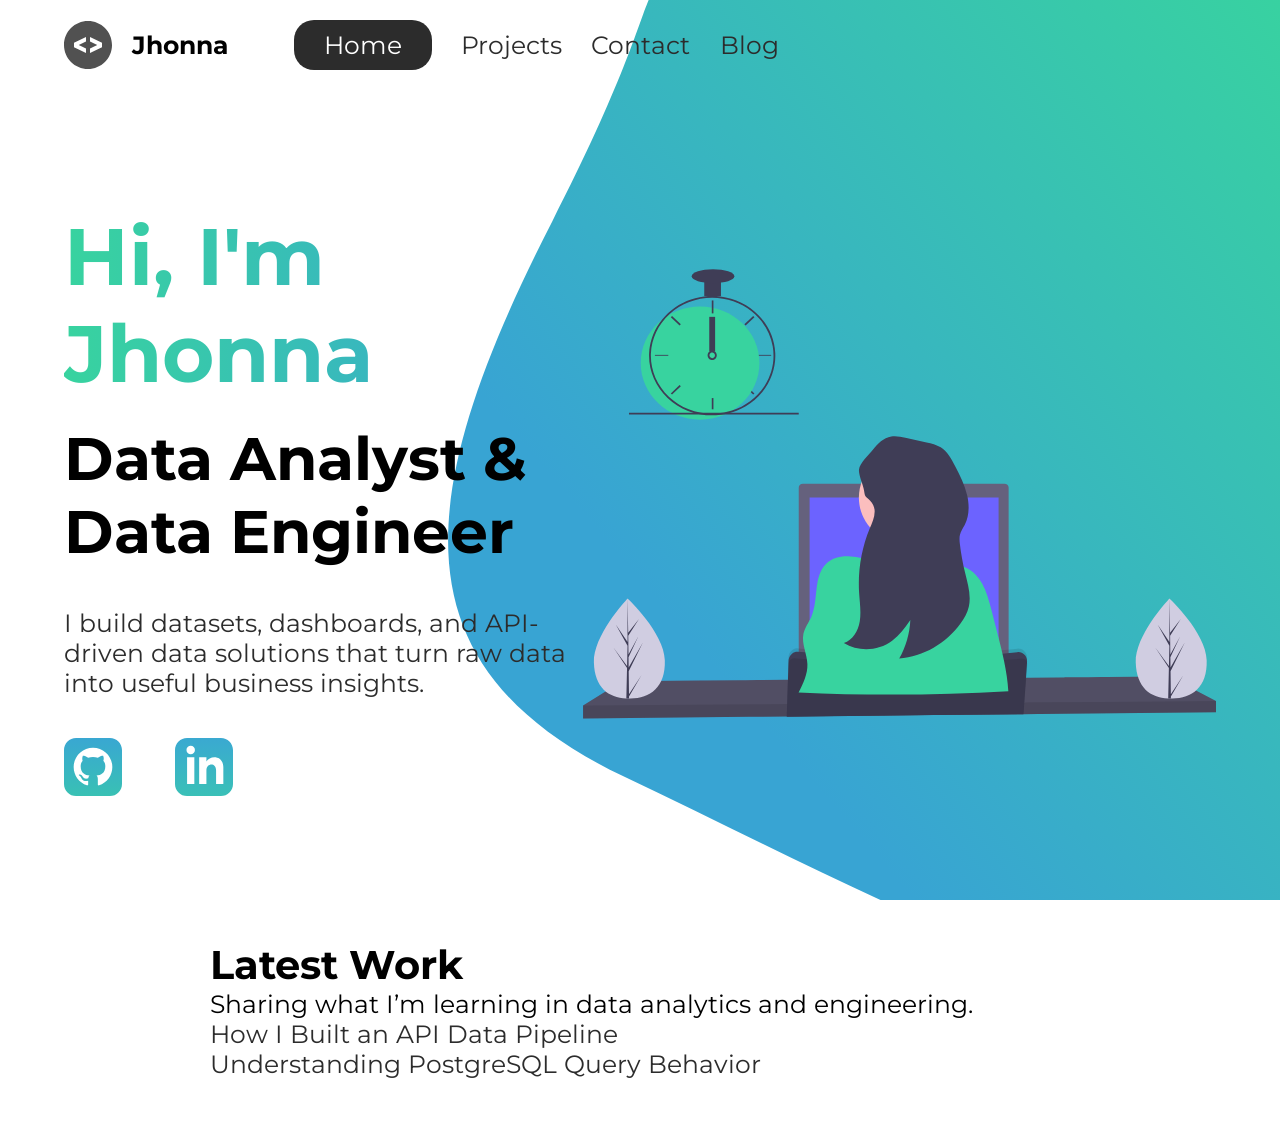
<file: index.html>
<!DOCTYPE html>
<html lang="en">
<head>
    <meta charset="UTF-8">
    <meta http-equiv="X-UA-Compatible" content="IE=edge">
    <meta name="viewport" content="width=device-width, initial-scale=1.0">
   <meta name="description" content="Jhonna Vhee Gedalanga is a Data Analyst and Data Engineer building datasets, dashboards, and API-driven data solutions.">
    <link rel="stylesheet" href="/styles/style.css">
    <title>Jhonna | Data Analyst & Data Engineer</title>
    <style>
        @import url('https://fonts.googleapis.com/css2?family=Montserrat:wght@400;500&display=swap');
        </style> 
</head>
<body>
    <header class="main-head">
        <nav>
            <div class="logo">
                <img src="icons/code.svg" alt="logo">
                <h1>Jhonna</h1>
            </div>
            <ul>
                <li><a  class="active" href="index.html">Home</a></li>
                <li><a href="projects/index.html">Projects</a></li>
                <li><a href="blog/index.html">Contact</a></li>
                <li><a href="contact/index.html">Blog</a></li>
            </ul>
        </nav>
    </header>
    <section class="intro">
        <div class="intro-text">
            <h2>Hi, I'm Jhonna</h2>
<h3>Data Analyst & <br> Data Engineer</h3>
<p>I build datasets, dashboards, and API-driven data solutions that turn raw data into useful business insights.</p>
            <div class="intro-social">
                <a href="https://github.com/jfontgd"><img src="/icons/github.svg" alt="github-social-link"></a>
                <a href="https://www.linkedin.com/in/jfontgd/"><img src="/icons/linked-in.svg" alt="linkedin-social-link"></a>
            </div>
        </div>
        <div class="intro-images"> 
            <svg width="633" height="458" viewBox="0 0 633 458" fill="none" xmlns="http://www.w3.org/2000/svg">
                <g id="jhonna" clip-path="url(#clip0)">
                <path id="Vector" d="M633.076 436.094V447.328L506.041 448.538L504.686 448.563L456.405 449.021L455.251 449.039L440.575 449.168H440.141L350.684 450.024L203.84 451.432H203.715L166.379 451.795L165.977 451.804L0.0760193 453.377V440.415L39.0845 416.218L117.352 415.544L119.025 415.536L119.577 415.527L121.249 415.501L158.828 415.181L160.508 415.173L161.044 415.164L162.716 415.155L174.766 415.052L175.083 415.043L204.81 414.784H205.053L437.013 412.762L442.691 412.718H443.26L447.591 412.675L479.074 412.407L480.746 412.381L482.293 412.364H483.096L492.888 412.286L494.828 412.26L497.428 412.243L505.581 412.165L518.517 412.053L520.19 412.036L523.099 412.019H523.643L586.115 411.465L633.076 436.094Z" fill="#65617D"/>
                <path id="Vector_2" opacity="0.2" d="M633.076 436.094V447.328L506.041 448.538L504.686 448.563L456.405 449.021L455.251 449.039L440.575 449.168H440.141L350.684 450.024L203.84 451.432H203.715L166.379 451.795L165.977 451.804L0.0760193 453.377V440.415L39.0845 416.218L117.352 415.544L119.025 415.536L119.577 415.527L121.249 415.501L158.828 415.181L160.508 415.173L161.044 415.164L162.716 415.155L174.766 415.052L175.083 415.043L204.81 414.784H205.053L437.013 412.762L442.691 412.718H443.26L447.591 412.675L479.074 412.407L480.746 412.381L482.293 412.364H483.096L492.888 412.286L494.828 412.26L497.428 412.243L505.581 412.165L518.517 412.053L520.19 412.036L523.099 412.019H523.643L586.115 411.465L633.076 436.094Z" fill="black"/>
                <path id="Vector_3" d="M425.623 222.548V389.396C425.611 390.415 425.183 391.39 424.429 392.119C423.675 392.848 422.653 393.276 421.573 393.315L219.947 398.374C218.84 398.374 217.777 397.962 216.989 397.229C216.202 396.496 215.752 395.499 215.738 394.455V222.548C215.752 221.513 216.194 220.524 216.971 219.792C217.747 219.06 218.796 218.643 219.894 218.63H421.468C422.566 218.643 423.615 219.06 424.391 219.792C425.168 220.524 425.61 221.513 425.623 222.548Z" fill="#65617D"/>
                <path id="Vector_4" d="M226.609 232.457H415.589V378.027L226.609 381.955V232.457Z" fill="#6C63FF"/>
                <path id="Vector_5" opacity="0.1" d="M633.076 436.094V447.328L506.041 448.538L504.686 448.563L456.405 449.021L455.251 449.039L440.575 449.168H440.141L350.684 450.024L203.84 451.432H203.715L166.379 451.795L165.977 451.804L0.0760193 453.377V440.415L169.414 439.265H169.815L204.091 439.023H204.25L440.96 437.407H441.203L441.345 437.399H441.738L445.743 437.373H446.964L509.252 436.941L512.931 436.923L513.751 436.915L633.076 436.094Z" fill="black"/>
                <path id="Vector_6" opacity="0.1" d="M444.045 393.413L443.961 394.649V394.735L443.819 396.723L442.707 412.718L441.361 431.989L440.976 437.416L440.14 449.03V449.177L350.667 450.041L203.839 451.683V452.409H203.722V451.683V451.441L204.099 439.032L204.818 414.784L205.437 394.226L205.495 392.178C205.532 390.941 205.812 389.726 206.318 388.605C206.824 387.485 207.546 386.483 208.44 385.66C209.334 384.838 210.38 384.212 211.516 383.822C212.651 383.431 213.852 383.284 215.044 383.389C218.991 383.735 224.117 384.158 230.246 384.608L232.755 384.798C268.151 387.338 333.567 390.622 399.576 386.526C400.964 386.448 402.361 386.362 403.757 386.258C413.992 385.593 424.219 384.737 434.345 383.666C435.625 383.527 436.919 383.68 438.136 384.114C439.352 384.548 440.462 385.253 441.387 386.178C442.312 387.103 443.029 388.227 443.488 389.469C443.947 390.712 444.137 392.043 444.045 393.37V393.413Z" fill="black"/>
                <path id="Vector_7" d="M203.814 452.409V451.683L350.667 450.033L440.14 449.168H440.391V449.021L441.227 437.407L441.586 432.222L442.958 412.684L444.037 397.216V396.835C444.086 396.123 444.056 395.406 443.945 394.701C443.949 394.672 443.949 394.643 443.945 394.615C443.715 393.156 443.14 391.779 442.272 390.605C441.351 389.385 440.145 388.427 438.767 387.822C437.389 387.217 435.884 386.985 434.395 387.148C424.269 388.22 414.042 389.075 403.807 389.741C402.411 389.844 401.014 389.931 399.626 390.009C333.617 394.061 268.201 390.778 232.805 388.28L230.297 388.09C224.167 387.641 219.041 387.226 215.095 386.872C212.923 386.682 210.761 387.331 209.026 388.692C207.29 390.053 206.104 392.031 205.696 394.243C205.611 394.711 205.561 395.185 205.545 395.66L204.977 414.81L204.199 439.066L203.831 451.476V451.718V452.443L203.814 452.409Z" fill="#3F3D56"/>
                <path id="Vector_8" opacity="0.1" d="M444.296 399.471L443.267 412.718L441.737 432.464L441.352 437.407L440.516 448.477L440.466 449.03V449.177L440.341 450.456L440.433 449.177H440.19L350.717 450.041L203.839 451.683V451.441L204.249 439.032L205.085 414.784L205.62 398.667C205.647 397.751 205.895 396.855 206.342 396.063C206.789 395.27 207.42 394.606 208.179 394.131C209.126 393.531 210.233 393.258 211.34 393.353C213.096 393.5 215.253 393.673 217.77 393.863C221.859 394.174 226.902 394.537 232.772 394.917C243.642 395.626 257.281 396.386 272.909 397.008C316.391 398.737 375.092 399.315 430.85 394.269C433.358 394.044 435.951 393.794 438.484 393.543C439.487 393.44 440.498 393.638 441.394 394.113C441.648 394.244 441.889 394.4 442.113 394.58C442.841 395.125 443.418 395.858 443.786 396.706C443.871 396.874 443.941 397.051 443.995 397.233C444.246 397.949 444.348 398.711 444.296 399.471Z" fill="black"/>
                <g id="me">
                <path id="Vector_9" d="M318.808 276.943C342.513 276.943 361.73 257.084 361.73 232.586C361.73 208.089 342.513 188.229 318.808 188.229C295.103 188.229 275.886 208.089 275.886 232.586C275.886 257.084 295.103 276.943 318.808 276.943Z" fill="#FBBEBE"/>
                <path id="Vector_10" d="M361.738 300.863C361.738 300.863 278.537 311.233 286.481 300.863C289.357 297.112 290.152 285.999 289.993 273.34C289.942 269.494 289.809 265.51 289.616 261.544C288.697 242.533 286.481 223.953 286.481 223.953C286.481 223.953 359.23 188.523 350.868 216.608C347.523 227.954 348.618 243.889 351.16 258.848C351.905 263.212 352.766 267.489 353.669 271.551C355.873 281.457 358.566 291.241 361.738 300.863Z" fill="#FBBEBE"/>
                <path id="Vector_11" d="M334.587 297.346C344.211 295.505 354.405 292.161 363.461 296.015C365.844 297.026 368.035 298.504 370.476 299.35C372.918 300.197 375.594 300.405 378.136 301.001C387.067 303.092 394.308 310.118 398.957 318.284C403.606 326.45 406.015 335.688 408.373 344.831L414.143 367.152C419.16 386.552 424.177 406.116 425.339 426.173C355.489 430.305 285.479 430.718 215.588 427.409C220.137 418.474 224.786 408.994 224.401 398.892C224.017 388.79 218.389 378.826 220.421 368.871C221.717 362.529 225.915 357.3 228.482 351.398C235.799 334.53 230.104 311.829 242.965 298.988C248.751 293.215 257.18 291.029 265.233 291.305C275.501 291.66 286.012 294.969 296.172 296.585C309.183 298.625 321.475 299.834 334.587 297.346Z" fill="#38D39F"/>
                <path id="Vector_12" d="M291.657 246.179C291.724 252.228 289.014 257.932 286.715 263.523C278.342 283.889 274.716 306.003 276.128 328.084C276.739 337.589 278.286 347.095 276.739 356.514C275.192 365.933 269.69 375.327 260.851 378.031C275.51 387.062 295.353 386.111 309.15 375.733C316.5 370.202 321.977 362.485 327.337 354.898C326.7 368.528 322.882 381.795 316.207 393.569C328.272 392.465 339.978 388.755 350.567 382.678C361.156 376.601 370.391 368.294 377.676 358.294C381.28 353.274 384.416 347.76 385.804 341.677C388.388 330.443 384.784 318.768 382.033 307.543C379.734 298.159 378.01 288.634 376.873 279.026C376.514 275.949 376.221 272.786 376.957 269.779C377.793 266.262 380.026 263.289 381.673 260.083C386.356 250.975 386.465 239.949 384.065 229.942C381.665 219.935 376.965 210.706 372.308 201.589C368.578 194.278 364.531 186.631 357.708 182.336C353.443 179.657 348.51 178.542 343.593 177.462L322.378 172.77C317.738 171.741 312.963 170.713 308.272 171.465C300.353 172.744 294.776 178.655 289.876 184.721C286.037 189.439 276.655 198.297 275.995 204.475C275.393 210.17 280.259 219.71 281.087 225.716C282.174 233.494 282.943 230.901 287.191 235.671C289.876 238.627 291.606 242.04 291.657 246.179Z" fill="#3F3D56"/>
                </g>
                <path id="Vector 25" d="M161.386 59.3024L162.64 60.4906L171.42 52.1731L170.166 50.9849L161.386 59.3024Z" fill="#3F3D56"/>
                <path id="Vector 26" d="M174.765 89.8717V90.7359H188.144V89.8717H174.765Z" fill="#3F3D56"/>
                <path id="Vector 27" d="M162.64 120.117L161.386 121.305L170.166 129.623L171.42 128.435L162.64 120.117Z" fill="#3F3D56"/>
                <g id="Clock">
                <path id="Vector 19" d="M117.067 154.683C149.856 154.683 176.437 129.342 176.437 98.0813C176.437 66.8212 149.856 41.4792 117.067 41.4792C84.2783 41.4792 57.6975 66.8212 57.6975 98.0813C57.6975 129.342 84.2783 154.683 117.067 154.683Z" fill="#38D39F"/>
                <path id="Vector 20" d="M137.309 31.595C131.919 30.9476 126.464 30.9476 121.075 31.595C109.068 33.084 97.7646 37.795 88.5071 45.1689C79.2496 52.5429 72.4261 62.2704 68.8464 73.1972C67.2183 78.1764 66.2963 83.3384 66.1045 88.5464C66.0775 89.2706 66.0594 90.0033 66.0594 90.736C66.0762 106.544 72.7331 121.702 84.569 132.88C96.4051 144.059 112.453 150.346 129.192 150.362C130.536 150.362 131.88 150.319 133.205 150.243C136.317 150.058 139.411 149.654 142.459 149.033C157.015 146.077 169.997 138.357 179.112 127.238C188.226 116.119 192.887 102.315 192.271 88.2651C191.654 74.2147 185.801 60.8225 175.744 50.4531C165.687 40.0837 152.074 33.4044 137.309 31.595ZM148.952 145.575H148.943C143.859 147.213 138.567 148.207 133.205 148.531C131.88 148.616 130.536 148.658 129.192 148.658C112.933 148.64 97.345 142.531 85.848 131.673C74.3509 120.814 67.8831 106.092 67.8632 90.736C67.8632 90.0033 67.8813 89.2706 67.9083 88.5464C68.5283 73.5812 75.2537 59.4222 86.6766 49.0337C98.0995 38.6454 113.334 32.8329 129.192 32.813C143.722 32.8138 157.779 37.6863 168.86 46.5624C179.941 55.4386 187.325 67.7418 189.698 81.2807C192.07 94.8188 189.277 108.713 181.815 120.488C174.353 132.262 162.707 141.153 148.952 145.575Z" fill="#3F3D56"/>
                <path id="Vector 21" d="M130.447 35.4302H128.774V48.3925H130.447V35.4302Z" fill="#3F3D56"/>
                <path id="Vector 22" d="M89.0549 50.9849L87.8005 52.1731L96.5806 60.4906L97.8349 59.3023L89.0549 50.9849Z" fill="#3F3D56"/>
                <path id="Vector 23" d="M71.9128 89.8717V90.7359H85.292V89.8717H71.9128Z" fill="#3F3D56"/>
                <path id="Vector 24" d="M87.8005 128.434L89.0548 129.623L97.8349 121.305L96.5806 120.117L87.8005 128.434Z" fill="#3F3D56"/>
                <path id="Vector 28" d="M130.447 133.079H128.774V144.313H130.447V133.079Z" fill="#3F3D56"/>
                <path id="Vector 29" d="M131.951 86.5014C131.156 85.8846 130.188 85.5509 129.192 85.5509C128.198 85.5509 127.229 85.8846 126.434 86.5014C125.888 86.9291 125.44 87.4739 125.118 88.0986C124.711 88.9019 124.535 89.8097 124.61 90.7142C124.686 91.618 125.01 92.4806 125.546 93.2002C126.081 93.9197 126.804 94.4661 127.63 94.7744C128.456 95.082 129.35 95.1397 130.206 94.9397C131.063 94.7397 131.846 94.2905 132.463 93.6445C133.081 92.9993 133.506 92.1849 133.69 91.297C133.873 90.4098 133.807 89.4863 133.499 88.637C133.191 87.787 132.655 87.0462 131.952 86.5014H131.951ZM129.192 93.1551C128.461 93.1527 127.761 92.8515 127.244 92.3177C126.727 91.7832 126.436 91.0589 126.434 90.3038C126.437 89.7266 126.606 89.1644 126.921 88.6877C127.19 88.2844 127.556 87.9594 127.982 87.7451C128.409 87.5301 128.882 87.4328 129.355 87.4629C129.828 87.4921 130.287 87.6471 130.685 87.9136C131.083 88.1792 131.409 88.5469 131.629 88.981C131.85 89.4151 131.958 89.9006 131.945 90.39C131.931 90.8803 131.795 91.3578 131.55 91.7777C131.304 92.1976 130.959 92.5447 130.546 92.7858C130.133 93.027 129.667 93.1543 129.192 93.1551Z" fill="#3F3D56"/>
                <path id="Vector 30" d="M137.972 15.5547H121.248V31.1094H137.972V15.5547Z" fill="#3F3D56" />
                <path id="Vector 31" d="M130.029 18.1472C141.805 18.1472 151.351 15.052 151.351 11.234C151.351 7.4159 141.805 4.32076 130.029 4.32076C118.252 4.32076 108.705 7.4159 108.705 11.234C108.705 15.052 118.252 18.1472 130.029 18.1472Z" fill="#3F3D56"/>
                <path id="clock-arrow" d="M132.119 51.8491H126.266V86.4151H132.119V51.8491Z" fill="#3F3D56"/>
                <path id="Vector 32" d="M215.738 147.77H45.9908V149.498H215.738V147.77Z" fill="#3F3D56"/>
                </g>
                <g id="plant-left">
                <path id="Vector 33" d="M81.8302 395.221C82.6103 422.831 66.9994 432.949 47.409 433.54C46.9541 433.554 46.5009 433.563 46.0502 433.565C45.1421 433.573 44.2424 433.558 43.351 433.519C25.6337 432.759 11.6092 423.039 10.8836 397.363C10.1327 370.79 42.0473 336.264 44.4422 333.711L44.4464 333.708C44.5375 333.611 44.5844 333.562 44.5844 333.562C44.5844 333.562 81.05 367.614 81.8302 395.221Z" fill="#D0CDE1"/>
                <path id="Vector 34" d="M45.9992 429.356L58.4435 410.231L46.0243 431.414L46.0502 433.565C45.1421 433.573 44.2424 433.558 43.351 433.519L43.9681 405.855L43.9514 405.642L43.9739 405.601L44.0333 402.987L30.4052 382.539L44.0174 401.031L44.0659 401.583L44.5317 380.683L32.7607 359.482L44.5651 377.011L44.4422 333.711V333.567L44.4464 333.708L45.2274 367.835L55.9558 353.973L45.2625 370.774L45.4966 389.469L55.3688 371.224L45.5334 392.218L45.6639 402.613L60.0205 377.198L45.7074 406.24L45.9992 429.356Z" fill="#3F3D56"/>
                </g>
                <g id="plant-right">
                <path id="Vector 35" d="M623.685 395.221C624.465 422.831 608.854 432.949 589.264 433.54C588.809 433.554 588.356 433.563 587.905 433.565C586.997 433.573 586.097 433.558 585.206 433.519C567.488 432.759 553.464 423.039 552.738 397.363C551.987 370.79 583.902 336.264 586.297 333.711L586.301 333.708C586.392 333.611 586.439 333.562 586.439 333.562C586.439 333.562 622.905 367.614 623.685 395.221Z" fill="#D0CDE1"/>
                <path id="Vector 36" d="M587.854 429.356L600.298 410.231L587.879 431.414L587.905 433.565C586.997 433.573 586.097 433.558 585.206 433.519L585.823 405.855L585.806 405.642L585.829 405.601L585.888 402.987L572.26 382.539L585.872 401.031L585.921 401.583L586.386 380.683L574.615 359.482L586.42 377.011L586.297 333.711V333.567L586.301 333.708L587.082 367.835L597.81 353.973L587.118 370.774L587.351 389.469L597.223 371.224L587.388 392.218L587.519 402.613L601.875 377.198L587.562 406.24L587.854 429.356Z" fill="#3F3D56"/>
                </g>
                </g>
                <defs>
                <clipPath id="clip0">
                <rect width="633" height="458" fill="white"/>
                </clipPath>
                </defs>
                </svg>
                         
          <img class="splash" src="/img/splash.svg" alt="" srcset="">
        </div>
    </section> 
    
    <section style="max-width: 900px; margin: auto; padding: 40px 20px;">
  
        <h2>Latest Work</h2>
          <p>Sharing what I’m learning in data analytics and engineering.</p>

        <ul>
          <li><a href="#">How I Built an API Data Pipeline</a></li>
          <li><a href="#">Understanding PostgreSQL Query Behavior</a></li>
        </ul>
        <br>

    </section>
</body>
</html>
</file>
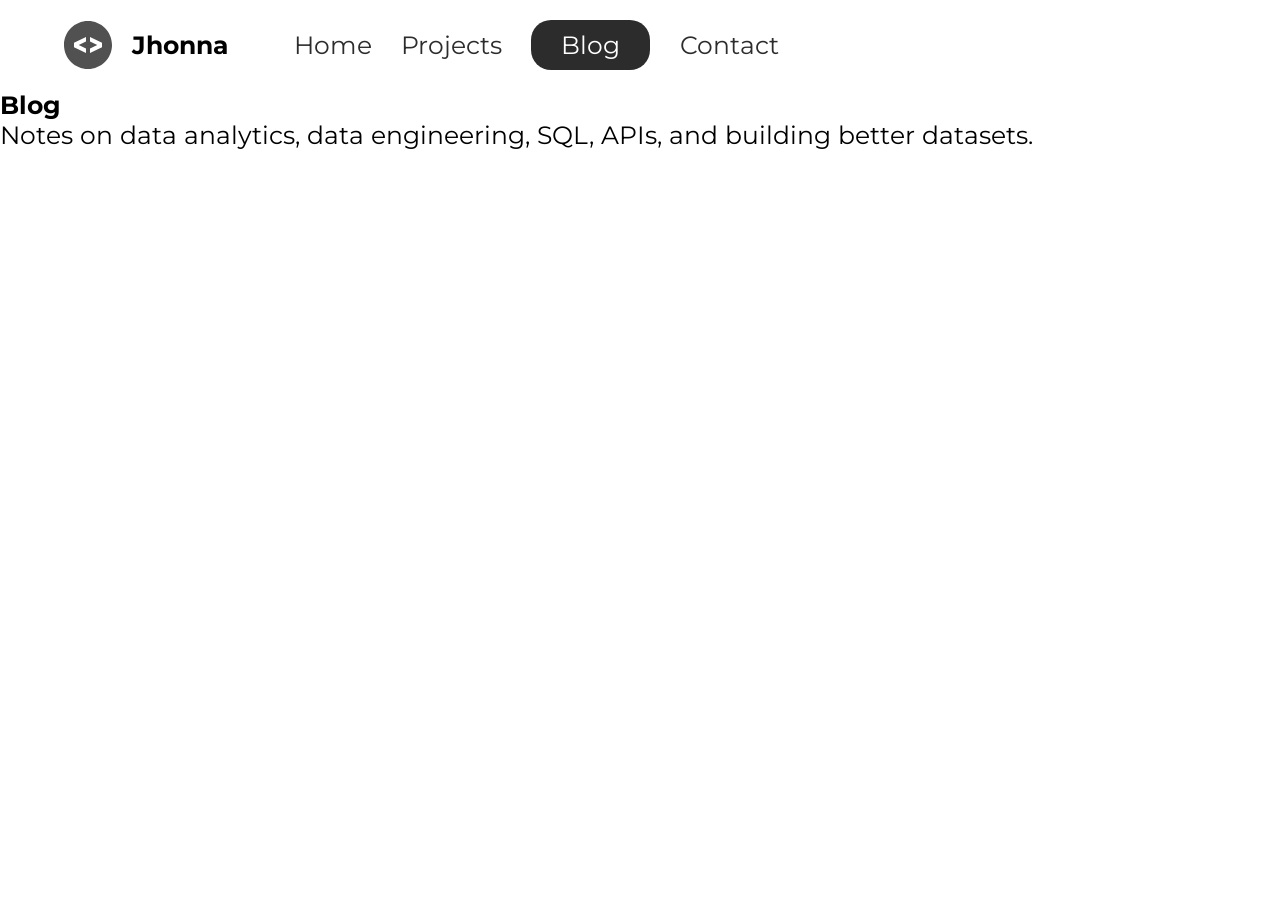
<file: blog/index.html>
<!DOCTYPE html>
<html lang="en">
<head>
    <meta charset="UTF-8">
    <meta http-equiv="X-UA-Compatible" content="IE=edge">
    <meta name="viewport" content="width=device-width, initial-scale=1.0">
   <meta name="description" content="Jhonna Vhee Gedalanga is a Data Analyst and Data Engineer building datasets, dashboards, and API-driven data solutions.">
    <link rel="stylesheet" href="/styles/style.css">

        <style>
        @import url('https://fonts.googleapis.com/css2?family=Montserrat:wght@400;500&display=swap');
        </style> 
        <title>Blog | Jhonna</title>
</head>
<body>
    <header class="main-head">
        <nav>
            <div class="logo">
                <img src="/icons/code.svg" alt="logo">
                <h1>Jhonna</h1>
            </div>
            <ul>
                <li><a href="/index.html">Home</a></li>
                <li><a href="/projects/index.html">Projects</a></li>
                <li><a class="active" href="blog/index.html">Blog</a></li>
                <li><a href="/contact/index.html">Contact</a></li>
        
            </ul>
        </nav>
    </header>
    <body>

    <sec class="projects">
        <h1>Blog</h1>
        <p>Notes on data analytics, data engineering, SQL, APIs, and building better datasets.</p>
     </sec>
</body>
</html>
</file>
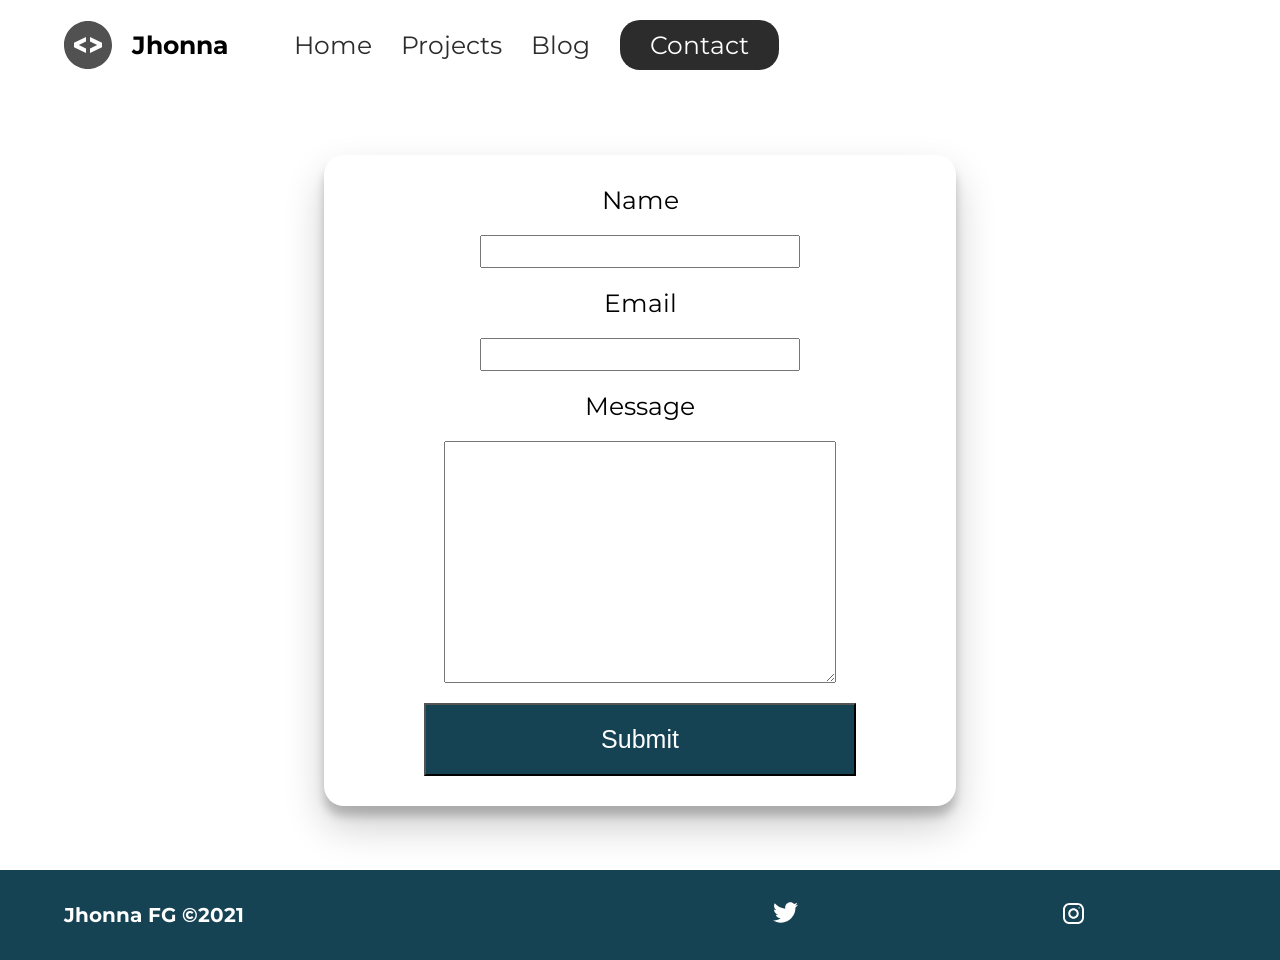
<file: contact/index.html>
<!DOCTYPE html>
<html lang="en">
<head>
    <meta charset="UTF-8">
    <meta http-equiv="X-UA-Compatible" content="IE=edge">
    <meta name="viewport" content="width=device-width, initial-scale=1.0">
   <meta name="description" content="Jhonna Vhee Gedalanga is a Data Analyst and Data Engineer building datasets, dashboards, and API-driven data solutions.">
    <link rel="stylesheet" href="/styles/style.css">
    <title>Jhonna | Data Analyst & Data Engineer</title>
    <style>
        @import url('https://fonts.googleapis.com/css2?family=Montserrat:wght@400;500&display=swap');
        </style> 
        <title>Contact | Jhonna</title>
</head>
<body>
    <header class="main-head">
        <nav>
            <div class="logo">
                <img src="/icons/code.svg" alt="logo">
                <h1>Jhonna</h1>
            </div>
              <ul>
                <li><a href="/index.html">Home</a></li>
                <li><a href="/projects/index.html">Projects</a></li>
                <li><a href="/blog/index.html">Blog</a></li>
                <li><a class="active"  href="contact/index.html">Contact</a></li>
    
              </ul>
        </nav>
    </header>
    <sec class="form">
        <form>
            <label for="name">Name</label>
            <input type="text" name="name" id="name" required>
            <label for="email">Email</label>
            <input type="text" name="email" id="email" required>
            <label for="message">Message</label>
            <textarea name="message" id="message" cols="30" rows="10"></textarea>
            <button type="submit">Submit</button>            
        </form>
    </sec>
    <footer>
        <h4>Jhonna FG &copy;2021</h4>
        <ul>
            <li>
            <a href="https://twitter.com/grumpsofty">
                <img src="/icons/twitter 1.svg" alt="twitter-social">
            </a></li>
            <li>
            <a href="https://www.instagram.com/jhonnafontgd/">
                <img src="/icons/instagram 1.svg" alt="instagram-social">
            </a></li>
        </ul>
    </footer>
</body>
</html>
</file>
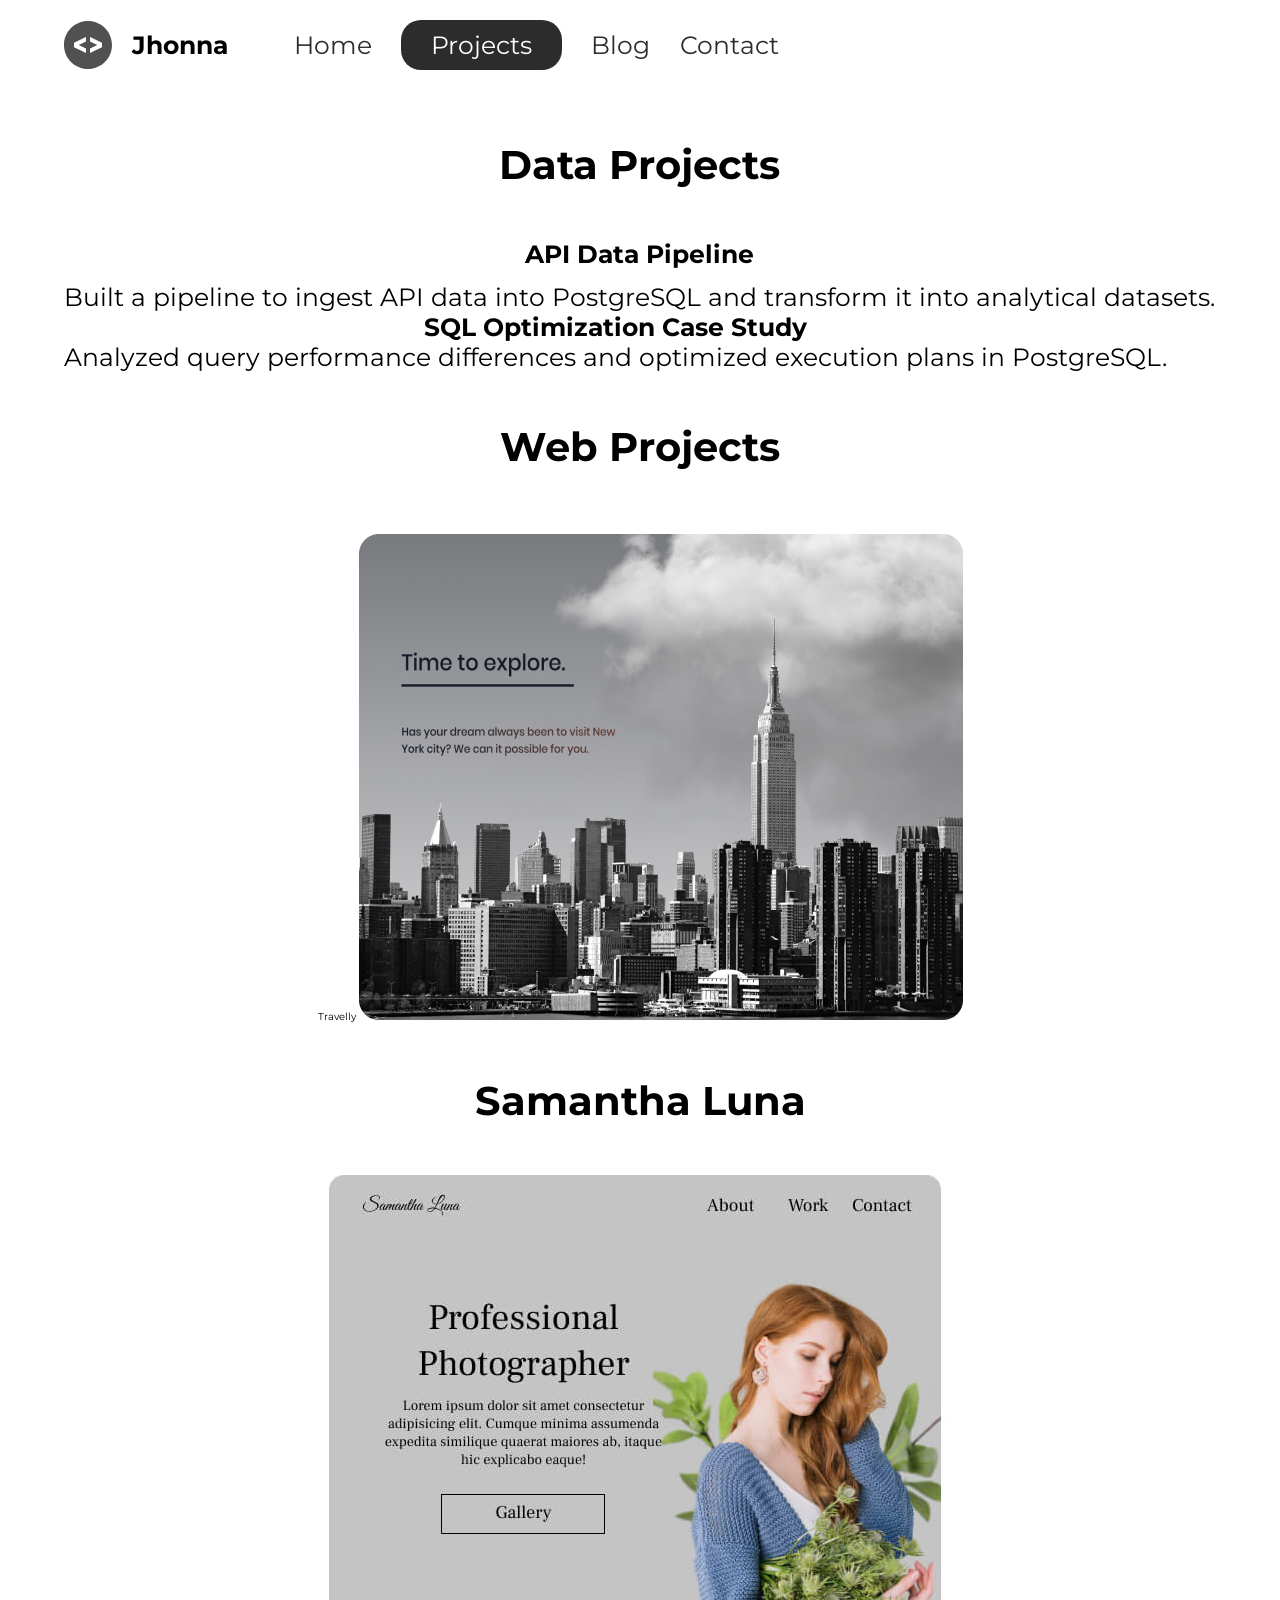
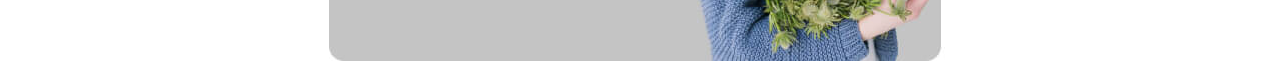
<file: projects/index.html>
<!DOCTYPE html>
<html lang="en">
<head>
    <meta charset="UTF-8">
    <meta http-equiv="X-UA-Compatible" content="IE=edge">
    <meta name="viewport" content="width=device-width, initial-scale=1.0">
   <meta name="description" content="Jhonna Vhee Gedalanga is a Data Analyst and Data Engineer building datasets, dashboards, and API-driven data solutions.">
    <link rel="stylesheet" href="/styles/style.css">
    <style>
        @import url('https://fonts.googleapis.com/css2?family=Montserrat:wght@400;500&display=swap');
        </style> 
        <title>Projects | Jhonna</title>
</head>
<body>
    <header class="main-head">
        <nav>
            <div class="logo">
                <img src="/icons/code.svg" alt="logo">
                <h1>Jhonna</h1>
            </div>
              <ul>
                <li><a href="/index.html">Home</a></li>
                <li><a class="active" href="projects/index.html">Projects</a></li>
                <li><a href="/blog/index.html">Blog</a></li>
                <li><a href="/contact/index.html">Contact</a></li>
              </ul>
        </nav>
    </header>
    <section class="project">
     
        <div>
            <h2>Data Projects</h2>
            <h3>API Data Pipeline</h3>
            <br>
            <p>Built a pipeline to ingest API data into PostgreSQL and transform it into analytical datasets.</p>
            </div>

            <div>
            <h3>SQL Optimization Case Study</h3>
            <p>Analyzed query performance differences and optimized execution plans in PostgreSQL.</p>
        </div>

     
        <div class="travelly">
            <h2>Web Projects</h2>
            <br
            <h2>Travelly</h2>
                <a href="https://travellyproject.netlify.app"><img class="travelly-pic" src="/img/travelly.jpg" alt="travelly-project"></a>
        </div>
        <div class="samantha-luna">
            <h2>Samantha Luna</h2>
                <a href="https://samanthaluna.netlify.app"><img class="sam-pic" src="/img/sam1.jpg" alt="samanthaluna-project"></a>
            
        </div>
    </section>
</body>
</html>
</file>
<file: styles/style.css>
* {
  margin: 0;
  padding: 0;
  -webkit-box-sizing: border-box;
          box-sizing: border-box;
}

html {
  font-size: 62.5%;
}

h1 {
  font-size: 2.5rem;
}

li,
button,
label,
input,
a,
p {
  font-size: 2.5rem;
}

h2 {
  font-size: 4rem;
}

h3 {
  font-size: 2.5rem;
}

h4,
h5 {
  font-size: 2rem;
}

ul {
  list-style: none;
}

a {
  text-decoration: none;
  color: #2c2c2c;
}

li {
  cursor: pointer;
}

body {
  font-family: 'Montserrat', sans-serif;
}

.main-head {
  width: 95%;
  margin: 0 0 0 auto;
}

nav {
  display: -webkit-box;
  display: -ms-flexbox;
  display: flex;
  -webkit-box-pack: justify;
      -ms-flex-pack: justify;
          justify-content: space-between;
  -webkit-box-align: center;
      -ms-flex-align: center;
          align-items: center;
  -webkit-box-orient: horizontal;
  -webkit-box-direction: normal;
      -ms-flex-direction: row;
          flex-direction: row;
  min-height: 10vh;
  width: 60%;
  -ms-flex-wrap: wrap;
      flex-wrap: wrap;
}

nav .logo {
  display: -webkit-box;
  display: -ms-flexbox;
  display: flex;
  -webkit-box-pack: start;
      -ms-flex-pack: start;
          justify-content: flex-start;
  -webkit-box-align: center;
      -ms-flex-align: center;
          align-items: center;
  -webkit-box-orient: horizontal;
  -webkit-box-direction: normal;
      -ms-flex-direction: row;
          flex-direction: row;
  -webkit-box-flex: 1;
      -ms-flex: 1 1 10rem;
          flex: 1 1 10rem;
}

nav .logo h1 {
  margin: 2rem;
}

nav ul {
  display: -webkit-box;
  display: -ms-flexbox;
  display: flex;
  -ms-flex-pack: distribute;
      justify-content: space-around;
  -webkit-box-align: center;
      -ms-flex-align: center;
          align-items: center;
  -webkit-box-orient: horizontal;
  -webkit-box-direction: normal;
      -ms-flex-direction: row;
          flex-direction: row;
  -webkit-box-flex: 1;
      -ms-flex: 1 1 40rem;
          flex: 1 1 40rem;
}

.intro {
  min-height: 90vh;
  width: 90%;
  margin: auto;
  -ms-flex-wrap: wrap;
      flex-wrap: wrap;
  display: -webkit-box;
  display: -ms-flexbox;
  display: flex;
  -webkit-box-pack: justify;
      -ms-flex-pack: justify;
          justify-content: space-between;
  -webkit-box-align: center;
      -ms-flex-align: center;
          align-items: center;
  -webkit-box-orient: horizontal;
  -webkit-box-direction: normal;
      -ms-flex-direction: row;
          flex-direction: row;
}

.intro h2 {
  font-size: 8rem;
  padding-top: 2rem;
  background: -webkit-gradient(linear, left top, right top, from(#38d39f), to(#38a4d3));
  background: linear-gradient(left, #38d39f, #38a4d3);
  -webkit-background-clip: text;
  -webkit-text-fill-color: transparent;
  background-clip: text;
  display: inline-block;
}

.intro h3 {
  font-size: 6rem;
  padding: 2rem 0;
}

.intro p {
  padding-top: 2rem;
  color: #2c2c2c;
}

.splash {
  position: absolute;
  top: 0;
  right: 0;
  height: 100%;
  z-index: -1;
}

.intro-social {
  margin-top: 4rem;
}

.intro-social a {
  margin-right: 5rem;
}

.active {
  background: #2c2c2c;
  color: white;
  padding: 1rem 3rem;
  border-radius: 2rem;
}

.intro-text {
  -webkit-box-flex: 1;
      -ms-flex: 1 1 40rem;
          flex: 1 1 40rem;
}

.intro-images {
  -webkit-box-flex: 1;
      -ms-flex: 1 1 40rem;
          flex: 1 1 40rem;
}

#plant-left {
  -webkit-animation: plant 1.5s ease infinite alternate;
          animation: plant 1.5s ease infinite alternate;
}

#plant-right {
  -webkit-animation: plant 1.5s ease infinite alternate 0.5s;
          animation: plant 1.5s ease infinite alternate 0.5s;
}

#me {
  -webkit-animation: me 1s ease infinite alternate;
          animation: me 1s ease infinite alternate;
  -webkit-transform-origin: bottom;
          transform-origin: bottom;
}

#clock-arrow {
  -webkit-animation: clock 1.5s linear infinite;
          animation: clock 1.5s linear infinite;
  transform-box: fill-box;
  -webkit-transform-origin: bottom;
          transform-origin: bottom;
}

@-webkit-keyframes plant {
  from {
    -webkit-transform: translateY(0%);
            transform: translateY(0%);
  }
  to {
    -webkit-transform: translateY(-30%);
            transform: translateY(-30%);
  }
}

@keyframes plant {
  from {
    -webkit-transform: translateY(0%);
            transform: translateY(0%);
  }
  to {
    -webkit-transform: translateY(-30%);
            transform: translateY(-30%);
  }
}

@-webkit-keyframes me {
  from {
    -webkit-transform: rotate3d(2, 1, 0.3, -0.01turn);
            transform: rotate3d(2, 1, 0.3, -0.01turn);
  }
  to {
    -webkit-transform: rotate3d(2, 1, 0.3, 0.01turn);
            transform: rotate3d(2, 1, 0.3, 0.01turn);
  }
}

@keyframes me {
  from {
    -webkit-transform: rotate3d(2, 1, 0.3, -0.01turn);
            transform: rotate3d(2, 1, 0.3, -0.01turn);
  }
  to {
    -webkit-transform: rotate3d(2, 1, 0.3, 0.01turn);
            transform: rotate3d(2, 1, 0.3, 0.01turn);
  }
}

@-webkit-keyframes clock {
  from {
    -webkit-transform: rotateZ(360deg);
            transform: rotateZ(360deg);
  }
  to {
    -webkit-transform: rotateZ(0deg);
            transform: rotateZ(0deg);
  }
}

@keyframes clock {
  from {
    -webkit-transform: rotateZ(360deg);
            transform: rotateZ(360deg);
  }
  to {
    -webkit-transform: rotateZ(0deg);
            transform: rotateZ(0deg);
  }
}

.project {
  width: 90%;
  margin: auto;
  min-height: 90vh;
  display: -webkit-box;
  display: -ms-flexbox;
  display: flex;
  -webkit-box-pack: justify;
      -ms-flex-pack: justify;
          justify-content: space-between;
  -webkit-box-align: center;
      -ms-flex-align: center;
          align-items: center;
  -webkit-box-orient: horizontal;
  -webkit-box-direction: normal;
      -ms-flex-direction: row;
          flex-direction: row;
  text-align: center;
  -ms-flex-wrap: wrap;
      flex-wrap: wrap;
}

.project h2 {
  margin: 5rem;
}

.travelly,
.samantha-luna {
  -webkit-box-flex: 1;
      -ms-flex: 1 1 40rem;
          flex: 1 1 40rem;
}

.form {
  min-height: 80vh;
  display: -webkit-box;
  display: -ms-flexbox;
  display: flex;
  -webkit-box-pack: center;
      -ms-flex-pack: center;
          justify-content: center;
  -webkit-box-align: center;
      -ms-flex-align: center;
          align-items: center;
  -webkit-box-orient: horizontal;
  -webkit-box-direction: normal;
      -ms-flex-direction: row;
          flex-direction: row;
  margin: 3rem 0;
}

.form form {
  padding: 3rem 10rem;
  -webkit-box-shadow: 0px 10px 10px rgba(0, 0, 0, 0.2), 0px 20px 40px rgba(0, 0, 0, 0.2);
          box-shadow: 0px 10px 10px rgba(0, 0, 0, 0.2), 0px 20px 40px rgba(0, 0, 0, 0.2);
  border-radius: 2rem;
  display: -webkit-box;
  display: -ms-flexbox;
  display: flex;
  -webkit-box-pack: center;
      -ms-flex-pack: center;
          justify-content: center;
  -webkit-box-align: center;
      -ms-flex-align: center;
          align-items: center;
  -webkit-box-orient: vertical;
  -webkit-box-direction: normal;
      -ms-flex-direction: column;
          flex-direction: column;
}

.form form input,
.form form textarea {
  margin: 2rem;
}

.form form input:focus,
.form form textarea:focus {
  outline: 2px solid black;
}

.form form textarea {
  font-family: "Montserrat", sans-serif;
  font-size: 2rem;
}

.form form button {
  width: 100%;
  padding: 2rem;
  background: #154353;
  color: white;
}

.form form button:focus {
  background: #4389a5;
}

footer {
  background: #154353;
  color: white;
  min-height: 10vh;
  padding: 0 5%;
  display: -webkit-box;
  display: -ms-flexbox;
  display: flex;
  -webkit-box-pack: start;
      -ms-flex-pack: start;
          justify-content: start;
  -webkit-box-align: center;
      -ms-flex-align: center;
          align-items: center;
  -webkit-box-orient: horizontal;
  -webkit-box-direction: normal;
      -ms-flex-direction: row;
          flex-direction: row;
}

footer ul {
  -webkit-box-flex: 1;
      -ms-flex: 1 1 40rem;
          flex: 1 1 40rem;
  display: -webkit-box;
  display: -ms-flexbox;
  display: flex;
  -ms-flex-pack: distribute;
      justify-content: space-around;
  -webkit-box-align: center;
      -ms-flex-align: center;
          align-items: center;
  -webkit-box-orient: horizontal;
  -webkit-box-direction: normal;
      -ms-flex-direction: row;
          flex-direction: row;
}

footer h4 {
  -webkit-box-flex: 1;
      -ms-flex: 1 1 40rem;
          flex: 1 1 40rem;
}

@media screen and (max-width: 1150px) {
  html {
    font-size: 53%;
  }
  .splash {
    display: none;
  }
  svg {
    width: 80%;
  }
  nav {
    width: 100%;
  }
}

@media screen and (max-width: 750px) {
  html {
    font-size: 55%;
  }
  svg {
    height: 60%;
  }
  .main-head {
    width: 100%;
  }
  nav .logo {
    display: -webkit-box;
    display: -ms-flexbox;
    display: flex;
    -webkit-box-pack: center;
        -ms-flex-pack: center;
            justify-content: center;
    -webkit-box-align: center;
        -ms-flex-align: center;
            align-items: center;
    -webkit-box-orient: vertical;
    -webkit-box-direction: normal;
        -ms-flex-direction: column;
            flex-direction: column;
    -webkit-box-flex: 1;
        -ms-flex: 1 1 20rem;
            flex: 1 1 20rem;
    margin-top: 2rem;
  }
  nav ul {
    -webkit-box-flex: 1;
        -ms-flex: 1 1 60rem;
            flex: 1 1 60rem;
    margin: 2rem 0;
  }
  .intro-text {
    margin-top: 2rem;
    text-align: center;
  }
  .intro-social {
    display: -webkit-box;
    display: -ms-flexbox;
    display: flex;
    -webkit-box-pack: center;
        -ms-flex-pack: center;
            justify-content: center;
    -webkit-box-align: center;
        -ms-flex-align: center;
            align-items: center;
    -webkit-box-orient: horizontal;
    -webkit-box-direction: normal;
        -ms-flex-direction: row;
            flex-direction: row;
  }
  .intro-social a {
    margin: 2rem;
  }
  .intro-images {
    text-align: center;
  }
  .samantha-luna,
  .travelly {
    -webkit-box-flex: 1;
        -ms-flex: 1 1 50rem;
            flex: 1 1 50rem;
  }
  .samantha-luna img,
  .travelly img {
    width: 100%;
    height: 100%;
  }
  form {
    padding: 0;
    width: 100%;
  }
}
/*# sourceMappingURL=style.css.map */
</file>
